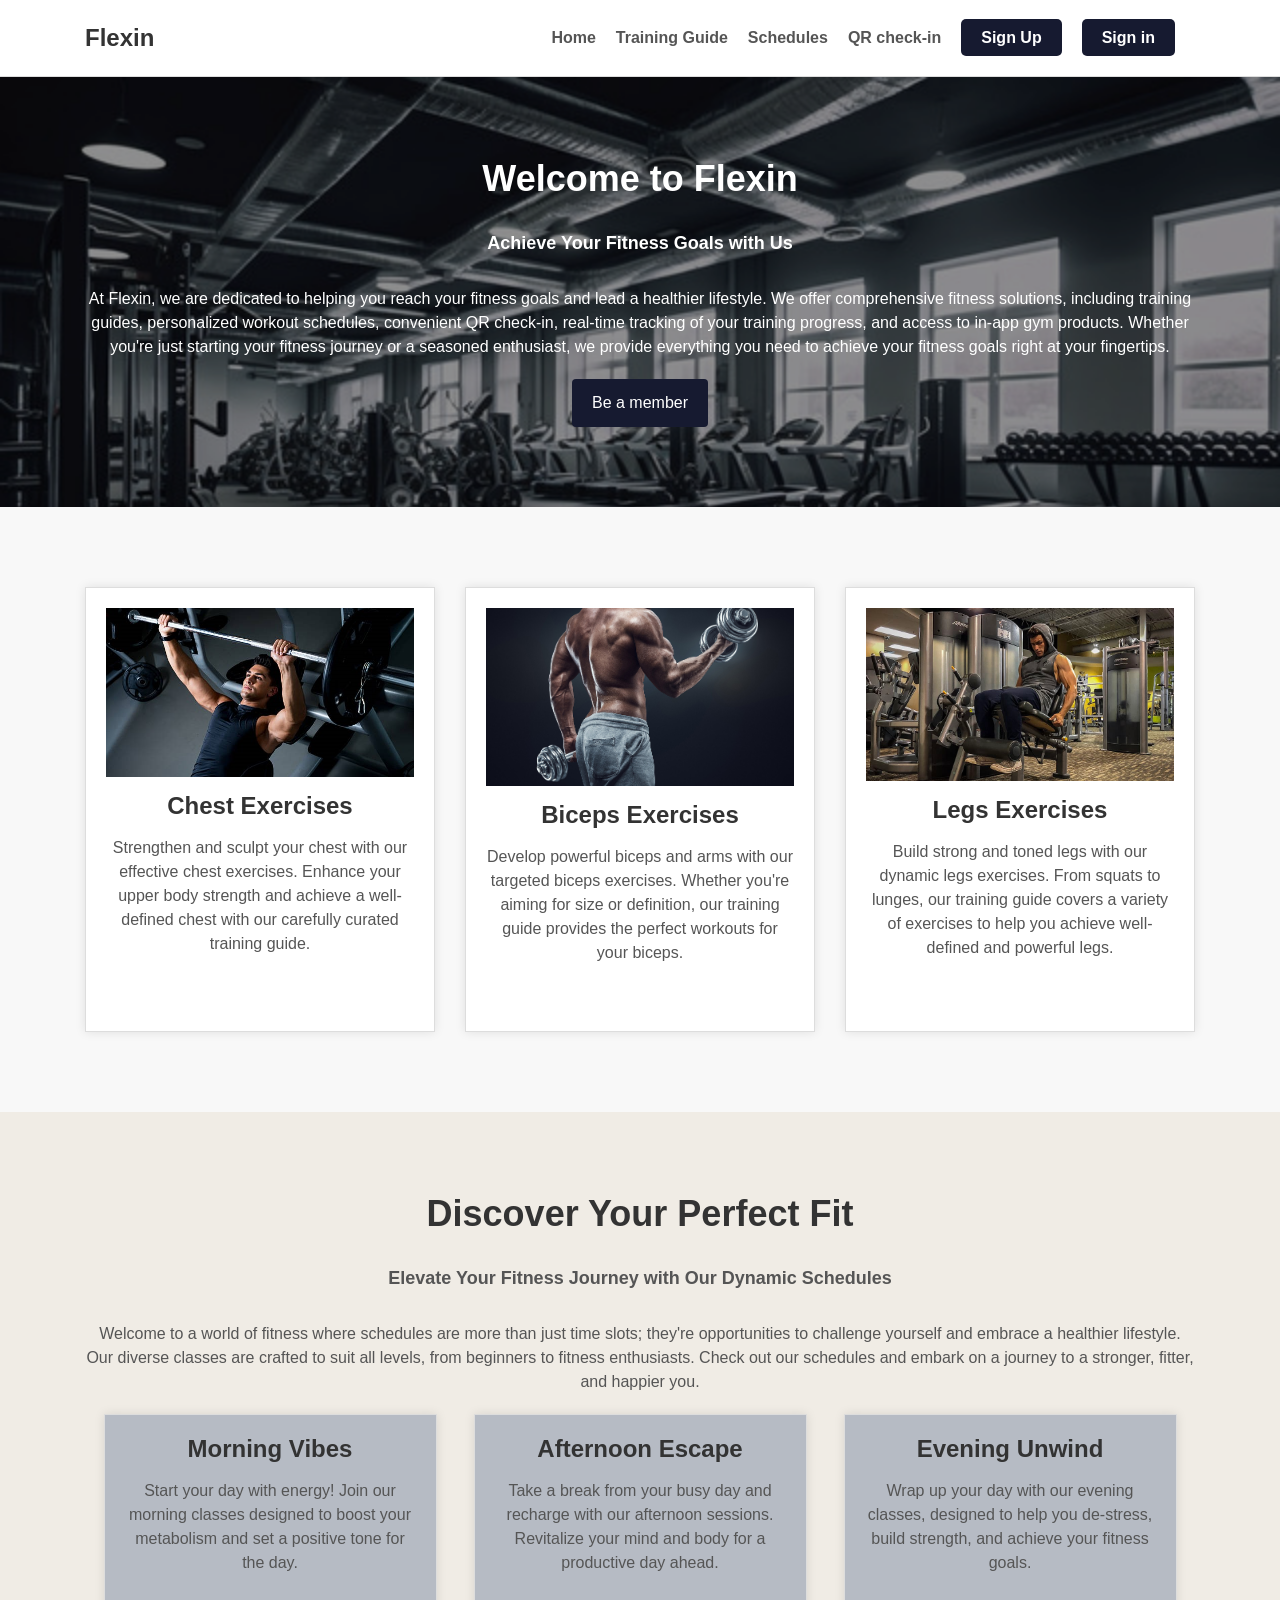
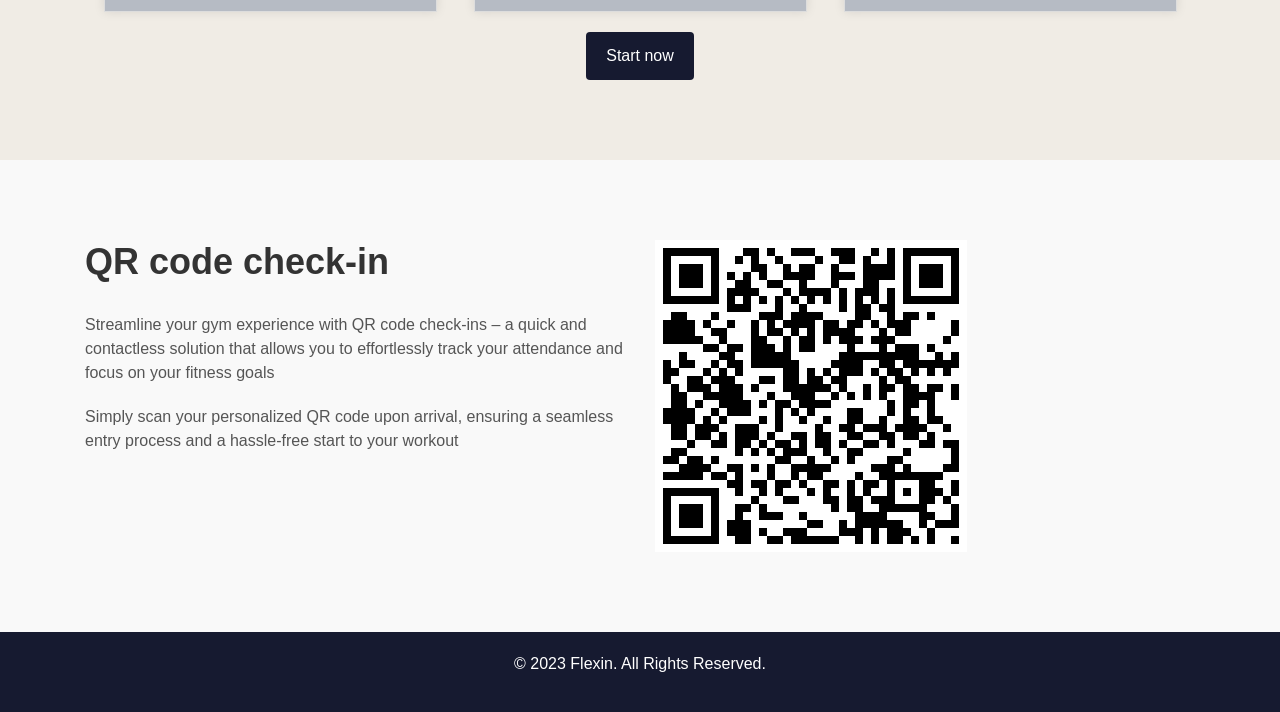
<file: User/index.html>
<!DOCTYPE html>
<html lang="en">

<head>
    <meta charset="UTF-8">
    <meta name="viewport" content="width=device-width, initial-scale=1.0">
    <link rel="stylesheet" href="https://stackpath.bootstrapcdn.com/bootstrap/4.3.1/css/bootstrap.min.css">
    <link rel="stylesheet" href="styles.css">
    <style>
        .tcolorh h2, .tcolorh  p{
            color: white !important;
        }
    </style>
</head>

<body>

    <header class="header-area header-sticky">
        <div class="container">
            <div class="row">
                <div class="col-12">
                    <nav class="main-nav">
                        <a href="index.html" class="logo">Flexin</a>
                        <ul class="nav">
                            <li class="scroll-to-section"><a href="#top" class="active">Home</a></li>
                            <li class="scroll-to-section"><a href="#Traning-guides">Training Guide</a></li>
                            <li class="scroll-to-section"><a href="#schedule">Schedules</a></li>
                            <li class="scroll-to-section"><a href="#contact-us">QR check-in</a></li>
                            <li class="main-button"><a href="user_registration.php">Sign Up</a></li>
                            <li class="main-button"><a href="login.php">Sign in</a></li>
                        </ul>
                        <a class='menu-trigger'>
                            <span>Menu</span>
                        </a>
                    </nav>
                </div>
            </div>
        </div>
    </header>
    <section id="top" class="home-section">
        <div class="container">
            <div class="row">
                <div class="col-12 text-center">
                    <div class="tcolorh">
                    <h2 class="section-title">Welcome to Flexin</h2>
                    <p class="section-subtitle">Achieve Your Fitness Goals with Us</p>
                    <p class="section-description">
                        At Flexin, we are dedicated to helping you reach your fitness goals and lead a healthier lifestyle.
                        We offer comprehensive fitness solutions, including training guides, personalized workout schedules,
                        convenient QR check-in, real-time tracking of your training progress, and access to in-app gym products.
                        Whether you're just starting your fitness journey or a seasoned enthusiast, we provide everything you need
                        to achieve your fitness goals right at your fingertips.
                    </p>
                </div>
                    <a href="login.php" class="btn btn-primary btn-lg scroll-to-section">Be a member</a>
                </div>
            </div>
        </div>
    </section>
    <section id="Training-guides" class="training-guide-section">
        <div class="container">
            <div class="row">
                <div class="col-lg-4 col-md-4 col-sm-12">
                    <div class="training-box">
                        <img src="img/chests-exercise.jpg" alt="Chest Exercise Image">
                        <h3 class="box-title">Chest Exercises</h3>
                        <p class="box-description">
                            Strengthen and sculpt your chest with our effective chest exercises. Enhance your upper body
                            strength and achieve a well-defined chest with our carefully curated training guide.
                        </p>
                    </div>
                </div>
                <div class="col-lg-4 col-md-4 col-sm-12">
                    <div class="training-box">
                        <img src="img/biceps-exercise.jpg" alt="Biceps Exercise Image">
                        <h3 class="box-title">Biceps Exercises</h3>
                        <p class="box-description">
                            Develop powerful biceps and arms with our targeted biceps exercises. Whether you're aiming for
                            size or definition, our training guide provides the perfect workouts for your biceps.
                        </p>
                    </div>
                </div>
                <div class="col-lg-4 col-md-4 col-sm-12">
                    <div class="training-box">
                        <img src="img/legs-exercise.jpg" alt="Legs Exercise Image">
                        <h3 class="box-title">Legs Exercises</h3>
                        <p class="box-description">
                            Build strong and toned legs with our dynamic legs exercises. From squats to lunges, our training
                            guide covers a variety of exercises to help you achieve well-defined and powerful legs.
                        </p>
                    </div>
                </div>
            </div>
        </div>
    </section>
    <section id="schedule" class="schedule-section">
        <div class="container">
            <div class="row">
                <div class="col-12 text-center">
                    <h2 class="section-title">Discover Your Perfect Fit</h2>
                    <p class="section-subtitle">Elevate Your Fitness Journey with Our Dynamic Schedules</p>
                    <p class="section-description">
                        Welcome to a world of fitness where schedules are more than just time slots; they're opportunities
                        to challenge yourself and embrace a healthier lifestyle. Our diverse classes are crafted to suit
                        all levels, from beginners to fitness enthusiasts. Check out our schedules and embark on a journey
                        to a stronger, fitter, and happier you.
                    </p>
                    <div class="schedule-options">
                        <div class="schedule-option">
                            <h3>Morning Vibes</h3>
                            <p>Start your day with energy! Join our morning classes designed to boost your metabolism and set a positive tone for the day.</p>
                        </div>
                        <div class="schedule-option">
                            <h3>Afternoon Escape</h3>
                            <p>Take a break from your busy day and recharge with our afternoon sessions. Revitalize your mind and body for a productive day ahead.</p>
                        </div>
                        <div class="schedule-option">
                            <h3>Evening Unwind</h3>
                            <p>Wrap up your day with our evening classes, designed to help you de-stress, build strength, and achieve your fitness goals.</p>
                        </div>
                    </div>
                    <a href="user_registration.php" class="btn btn-primary btn-lg scroll-to-section">Start now</a>
                </div>
            </div>
        </div>
    </section>
    <section id="contact-us" class="contact-section">
        <div class="container">
            <div class="row">
                <div class="col-lg-6 col-md-6 col-sm-12">
                    <h2 class="section-title">QR code check-in</h2>
                    <p class="section-description">
                        Streamline your gym experience with QR code check-ins – a quick and contactless solution that allows you to effortlessly track your attendance and focus on your fitness goals
                    </p>
                    <p class="section-description">
                        Simply scan your personalized QR code upon arrival, ensuring a seamless entry process and a hassle-free start to your workout
                    </p>
                </div>
                <div class="col-lg-6 col-md-6 col-sm-12">
                    <img src="img/home_qr_code.jpg" alt="qr code">
                </div>
            </div>
        </div>
    </section>
    <div class="footer">
        <p>&copy; 2023 Flexin. All Rights Reserved.</p>
    </div>
    
    
    


    <script src="https://code.jquery.com/jquery-3.3.1.slim.min.js"></script>
    <script src="https://cdnjs.cloudflare.com/ajax/libs/popper.js/1.14.7/umd/popper.min.js"></script>
    <script src="https://stackpath.bootstrapcdn.com/bootstrap/4.3.1/js/bootstrap.min.js"></script>
    <script>

        document.querySelector('.menu-trigger').addEventListener('click', function () {
            document.querySelector('.nav').classList.toggle('show');
        });
    </script>
</body>

</html>
</file>
<file: User/styles.css>
body {
    font-family: 'Arial', sans-serif;
}

.header-area {
    background-color: #fff; /* Set your desired background color */
    border-bottom: 1px solid #ddd; /* Set border color */
    padding: 20px 0;
}

.main-nav {
    display: flex;
    justify-content: space-between;
    align-items: center;
}

.logo {
    font-size: 24px;
    font-weight: bold;
    color: #333; /* Set logo color */
    text-decoration: none;
}

.nav {
    list-style: none;
    display: flex;
    margin: 0;
    padding: 0;
}

.nav li {
    margin-right: 20px;
}

.nav a {
    text-decoration: none;
    color: #555; /* Set link color */
    font-weight: bold;
    transition: color 0.3s;
}

.nav a:hover {
    color: #31304D; /* Set link color on hover */
}

.main-button a {
    background-color: #161A30; /* Set button background color */
    color: #fff; /* Set button text color */
    padding: 10px 20px;
    border-radius: 5px;
    text-decoration: none;
}

.menu-trigger {
    display: none;
}

@media (max-width: 768px) {
    .nav {
        display: none;
        flex-direction: column;
        width: 100%;
        text-align: center;
        position: absolute;
        top: 70px;
        left: 0;
        background-color: #fff;
        box-shadow: 0px 0px 10px rgba(0, 0, 0, 0.1);
    }

    .nav.show {
        display: flex;
    }

    .nav li {
        margin: 0;
        margin-bottom: 10px;
    }

    .menu-trigger {
        display: block;
        cursor: pointer;
    }
}

/* Add your custom styles here */

.home-section {
    background-image: url(img/homebg.png);
    padding: 80px 0;
    color: #fff; /* Set text color to contrast with the background */
    text-align: center; /* Center-align the text */
    background-size: cover;
    background-repeat: no-repeat;
}


.section-title {
    font-size: 30px;
    font-weight: bold;
    color: #333; /* Set title color */
}

.section-subtitle {
    font-size: 65px;
    font-weight: bold;
    color: #555; /* Set subtitle color */
    margin-bottom: 30px;
}

.section-description {
    font-size: 16px;
    color: #777; /* Set description color */
    margin-bottom: 30px;
}

.btn-primary {
    background-color: #161A30; /* Set button background color */
    color: #fff; /* Set button text color */
    border: none;
}

.btn-primary:hover {
    background-color: #31304D; /* Set button background color on hover */
}

/* Responsive Styles */
@media (max-width: 768px) {
    .home-section {
        padding: 60px 0;
    }

    .section-title {
        font-size: 28px;
    }

    .section-subtitle {
        font-size: 16px;
        margin-bottom: 20px;
    }

    .section-description {
        font-size: 14px;
        margin-bottom: 20px;
    }
}

/* Add your custom styles here */

.training-guide-section {
    padding: 80px 0;
    background-color: #f8f8f8;
}

.training-box {
    background-color: #fff;
    border: 1px solid #ddd;
    padding: 20px;
    text-align: center;
    margin-bottom: 30px;
    box-shadow: 0 0 10px rgba(0, 0, 0, 0.1);
    transition: transform 0.3s;
    height: 100%; /* Set a fixed height for the training boxes */
    display: flex;
    flex-direction: column;
}

.training-box:hover {
    transform: translateY(-5px);
}

.training-box img {
    max-width: 100%;
    height: auto;
    object-fit: cover; /* Ensure the image covers the entire container without stretching */
    margin-bottom: 15px;
}

.box-title {
    font-size: 24px;
    font-weight: bold;
    color: #333;
    margin-bottom: 15px;
}

.box-description {
    font-size: 16px;
    color: #555;
}

.schedule-section {
    padding: 80px 0;
    background-color: #F0ECE5;
}

.section-title {
    font-size: 36px;
    font-weight: bold;
    color: #333;
}

.section-subtitle {
    font-size: 18px;
    font-weight: bold;
    color: #555;
    margin-bottom: 30px;
}

.section-description {
    font-size: 16px;
    color: #777;
    margin-bottom: 30px;
}

.schedule-options {
    display: flex;
    justify-content: space-around;
    flex-wrap: wrap;
}

.schedule-option {
    width: 30%;
    padding: 20px;
    background-color: #B6BBC4;
    border: 1px solid #ddd;
    margin-bottom: 20px;
    box-shadow: 0 0 10px rgba(0, 0, 0, 0.1);
}

.schedule-option h3 {
    font-size: 24px;
    font-weight: bold;
    color: #333;
    margin-bottom: 15px;
}

.schedule-option p {
    font-size: 16px;
    color: #555;
}

/* Add your custom styles here */

.contact-section {
    padding: 80px 0;
    background-color: #f9f9f9;
}

.section-title {
    font-size: 36px;
    font-weight: bold;
    color: #333;
    margin-bottom: 30px;
}

.section-description {
    font-size: 16px;
    color: #555;
    margin-bottom: 20px;
}

.contact-form {
    background-color: #fff;
    padding: 30px;
    border: 1px solid #ddd;
    box-shadow: 0 0 10px rgba(0, 0, 0, 0.1);
}

.form-group {
    margin-bottom: 20px;
}

.form-group label {
    display: block;
    font-size: 16px;
    font-weight: bold;
    color: #333;
    margin-bottom: 8px;
}

.form-group input,
.form-group textarea {
    width: 100%;
    padding: 10px;
    font-size: 16px;
    border: 1px solid #ddd;
    border-radius: 4px;
}

.form-group textarea {
    resize: vertical;
}

.btn-primary {
    background-color: #161A30;
    color: #fff;
    padding: 12px 20px;
    font-size: 16px;
    border: none;
    border-radius: 4px;
    cursor: pointer;
}

.btn-primary:hover {
    background-color: #31304D;
}

.footer {
    background-color: #161A30;
    color: #fff;
    padding: 20px 0;
    text-align: center;
}
</file>
